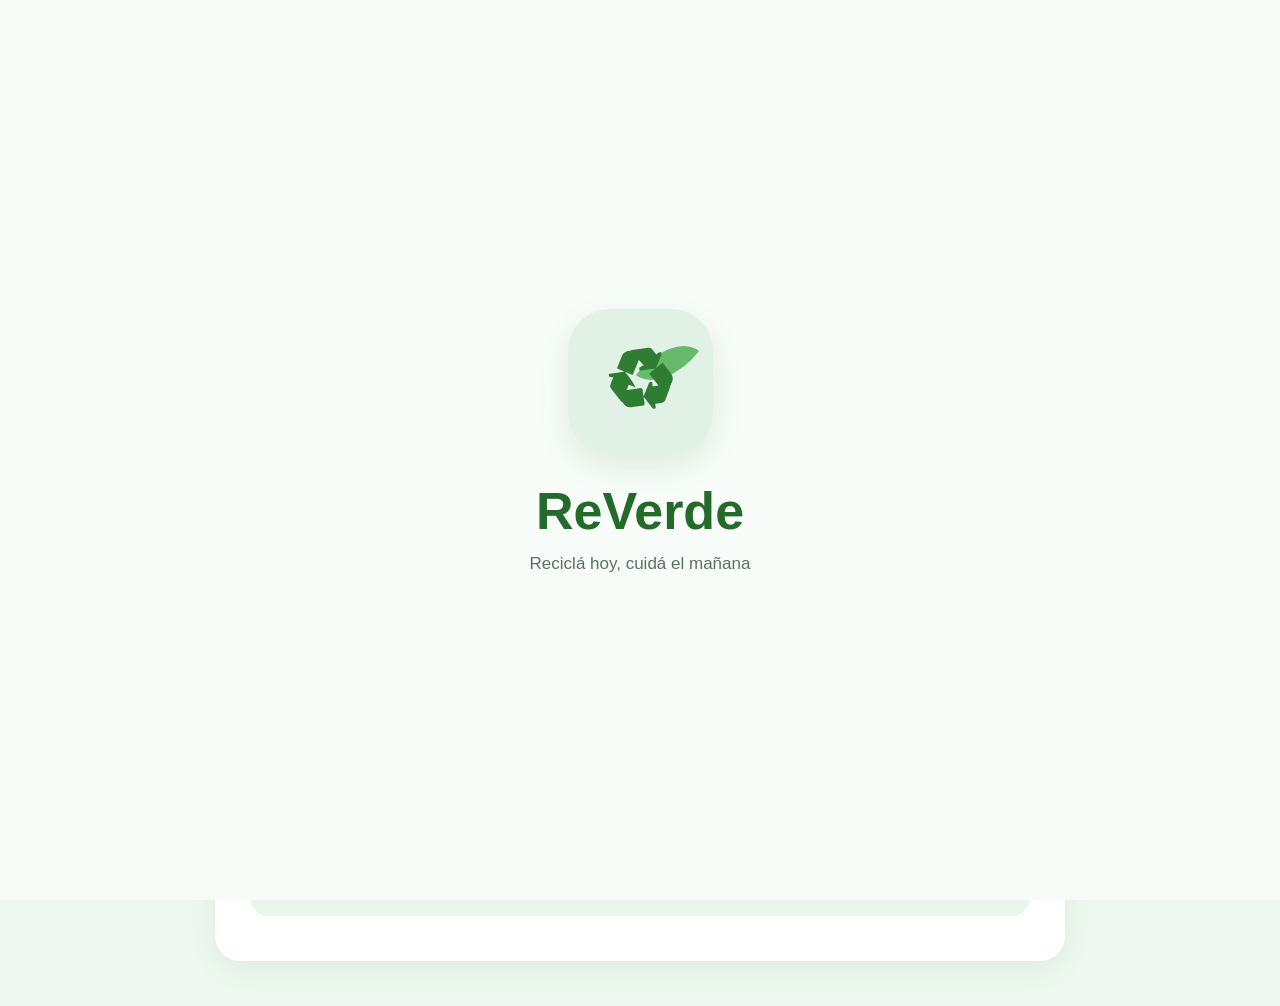
<file: index.html>
<!DOCTYPE html>
<html lang="es">

<head>
    <meta charset="UTF-8">
    <meta name="viewport" content="width=device-width, initial-scale=1.0">

    <title>ReVerde</title>

    <link rel="stylesheet" href="estilo.css">
</head>

<body>

    <!-- PANTALLA DE INICIO -->

    <div id="pantalla-inicio">

        <div class="logo-reverde">

            <div class="simbolo-reciclaje">♻</div>
            <div class="hoja-logo"></div>

        </div>

        <h1>ReVerde</h1>

        <p>Reciclá hoy, cuidá el mañana</p>

    </div>


    <!-- MENÚ -->

    <nav>

        <a href="index.html">🏠 <span>Inicio</span></a>

        <a href="reciclaje.html">♻️ <span>Reciclar</span></a>

        <a href="puntos.html">📍 <span>Puntos</span></a>

    </nav>


    <!-- CONTENIDO PRINCIPAL -->

    <main class="bienvenida">

        <div class="encabezado-principal">

            <div class="mini-logo">♻</div>

            <h1>ReVerde</h1>

            <p class="subtitulo">
                Reciclá hoy, cuidá el mañana 🌱
            </p>

        </div>


        <p class="descripcion">

            Encontrá lugares donde llevar tus materiales reciclables
            y contribuí a cuidar el ambiente de nuestra ciudad.

        </p>


        <!-- OPCIÓN PRINCIPAL -->

<div class="menu-app">

    <a href="reciclaje.html" class="boton boton-principal">

        <span class="icono-boton">♻️</span>

        <span>
            <strong>¿Qué querés reciclar?</strong>
            <small>Elegí un material y encontrá dónde llevarlo</small>
        </span>

    </a>

</div>


        <!-- COMO FUNCIONA -->

        <section class="como-funciona">

            <h2>¿Cómo funciona?</h2>

            <div class="pasos">

                <div class="paso">

                    <div class="numero-paso">1</div>

                    <div>
                        <h3>Separá</h3>

                        <p>
                            Separá los materiales reciclables
                            de los residuos comunes.
                        </p>
                    </div>

                </div>


                <div class="paso">

                    <div class="numero-paso">2</div>

                    <div>
                        <h3>Elegí</h3>

                        <p>
                            Seleccioná el material que querés reciclar.
                        </p>
                    </div>

                </div>


                <div class="paso">

                    <div class="numero-paso">3</div>

                    <div>
                        <h3>Encontrá</h3>

                        <p>
                            Consultá dónde podés llevarlo en Luque.
                        </p>
                    </div>

                </div>

            </div>

        </section>


        <!-- MENSAJE FINAL -->

        <section class="mensaje-ambiental">

            <div class="mensaje-icono">🌱</div>

            <div>

                <h2>Un pequeño cambio</h2>

                <p>
                    Separar y reciclar nuestros residuos
                    ayuda a construir una ciudad más limpia.
                </p>

            </div>

        </section>

    </main>


    <!-- PANTALLA DE INICIO -->

    <script>

        setTimeout(function () {

            document.getElementById("pantalla-inicio").style.display = "none";

        }, 2500);

    </script>

</body>

</html>
</file>
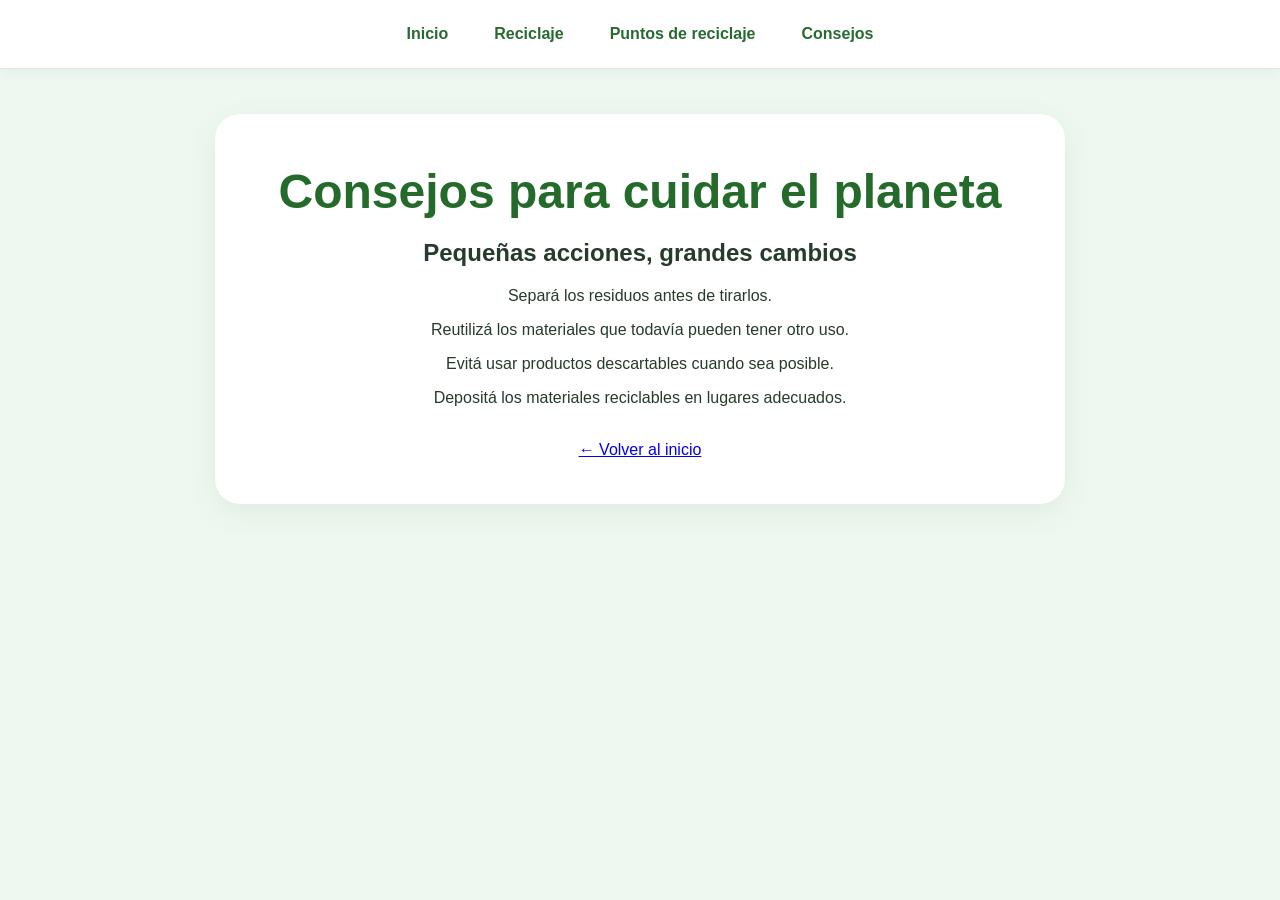
<file: consejos.html>
<!DOCTYPE html>
<html lang="es">

<head>
    <meta charset="UTF-8">
    <meta name="viewport" content="width=device-width, initial-scale=1.0">
    <title>Consejos - ReVerde</title>
    <link rel="stylesheet" href="estilo.css">
</head>

<body>

    <nav>
        <a href="index.html">Inicio</a>
        <a href="reciclaje.html">Reciclaje</a>
        <a href="puntos.html">Puntos de reciclaje</a>
        <a href="consejos.html">Consejos</a>
    </nav>

    <section class="bienvenida">
        <h1>Consejos para cuidar el planeta</h1>

        <h2>Pequeñas acciones, grandes cambios</h2>

        <p>
            Separá los residuos antes de tirarlos.
        </p>

        <p>
            Reutilizá los materiales que todavía pueden tener otro uso.
        </p>

        <p>
            Evitá usar productos descartables cuando sea posible.
        </p>

        <p>
            Depositá los materiales reciclables en lugares adecuados.
        </p>

        <br>

        <a href="index.html">← Volver al inicio</a>
    </section>

</body>
</html>
</file>
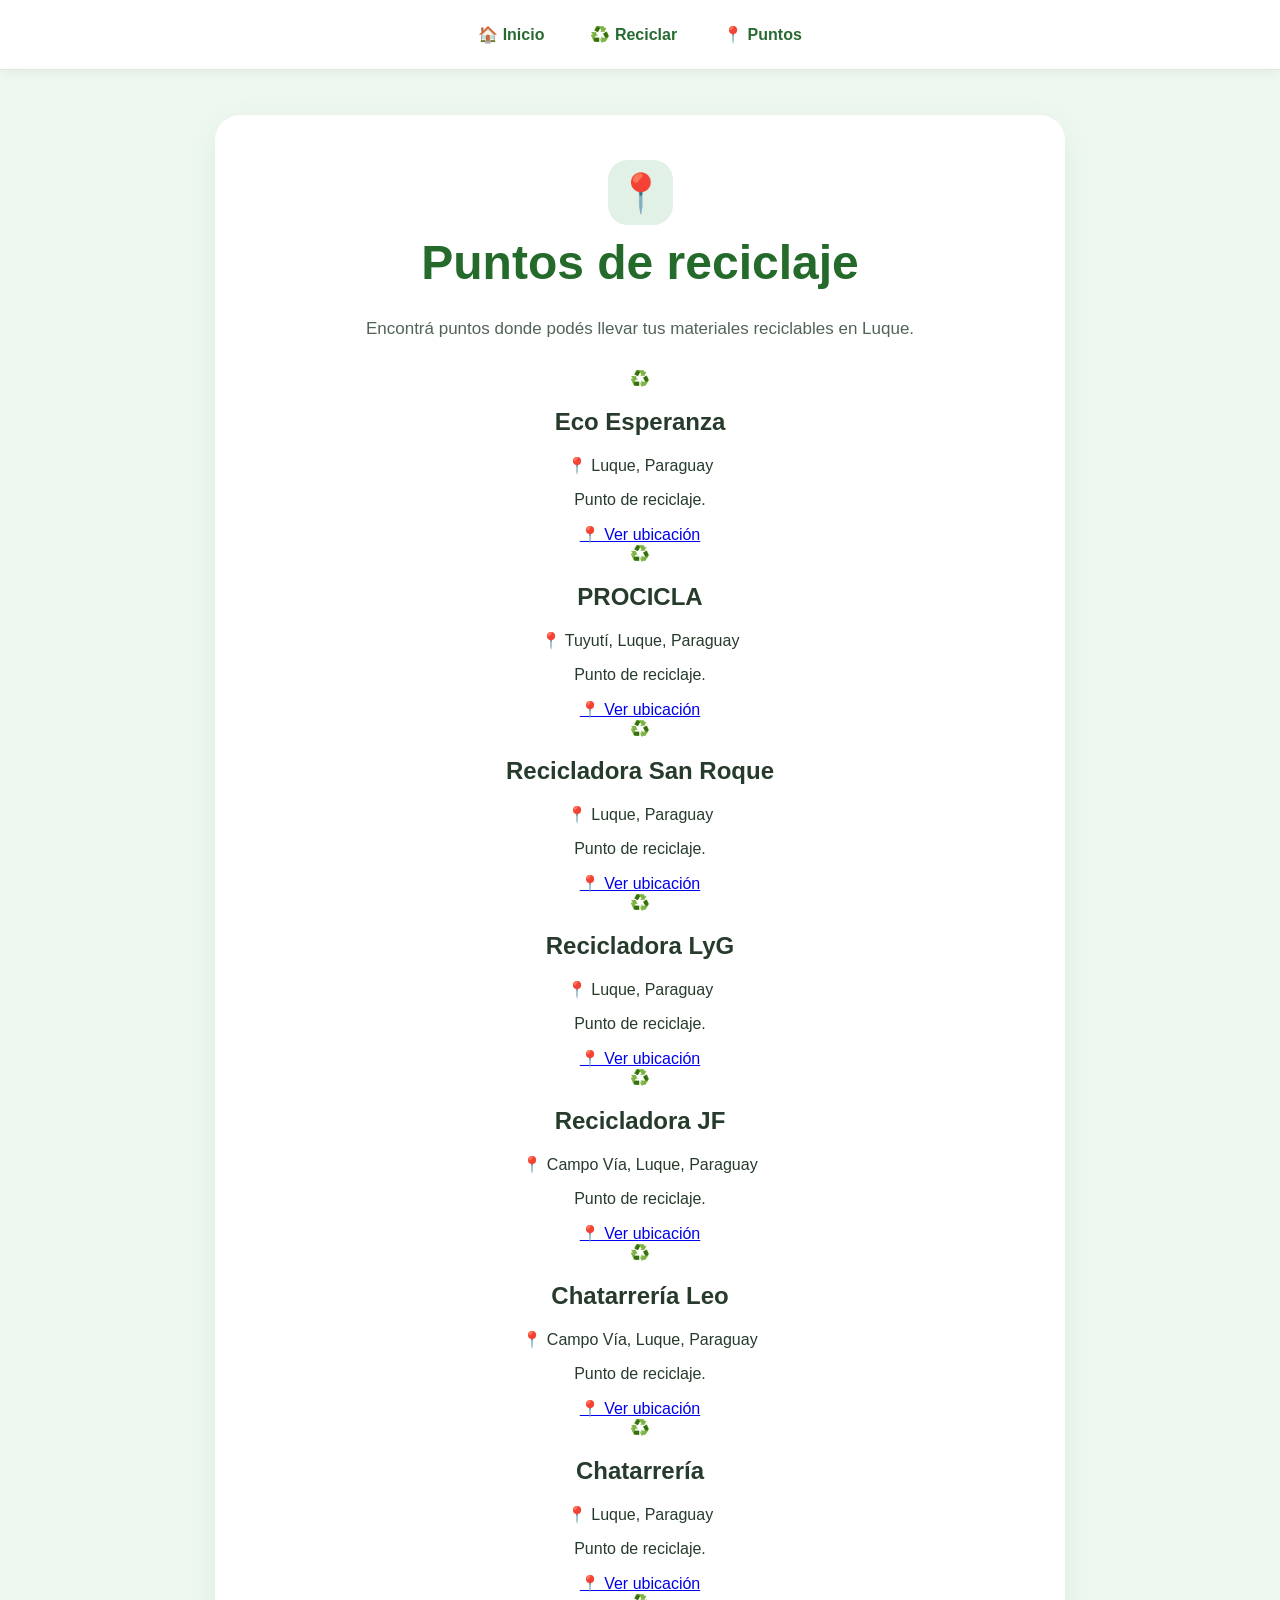
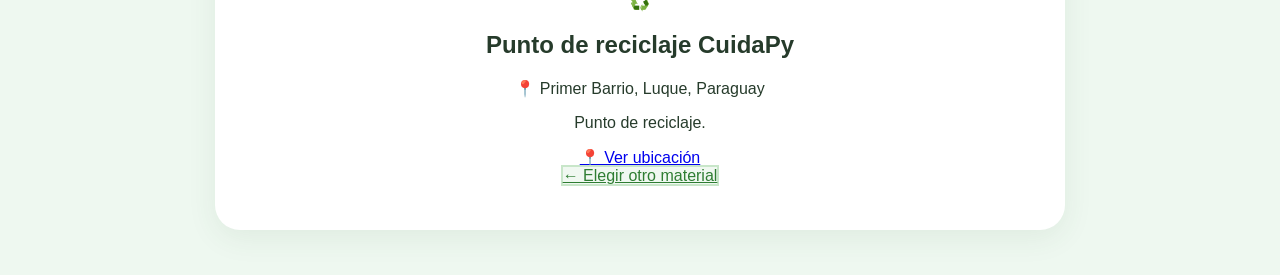
<file: puntos.html>
<!DOCTYPE html>
<html lang="es">

<head>

    <meta charset="UTF-8">
    <meta name="viewport" content="width=device-width, initial-scale=1.0">

    <title>Puntos de reciclaje - ReVerde</title>

    <link rel="stylesheet" href="estilo.css">

</head>

<body>

    <!-- MENÚ -->

    <nav>

        <a href="index.html">
            🏠 <span>Inicio</span>
        </a>

        <a href="reciclaje.html">
            ♻️ <span>Reciclar</span>
        </a>

        <a href="puntos.html">
            📍 <span>Puntos</span>
        </a>

    </nav>


    <!-- CONTENIDO -->

    <main class="bienvenida">

        <div class="mini-logo">📍</div>

        <h1 id="titulo-material">
            Puntos de reciclaje
        </h1>

        <p class="descripcion" id="descripcion-material">
            Encontrá puntos donde podés llevar tus materiales reciclables en Luque.
        </p>


        <!-- LISTA DE PUNTOS -->

        <div class="puntos-lista">


            <!-- ECO ESPERANZA -->

            <div class="punto-reciclaje">

                <div class="icono-punto">
                    ♻️
                </div>

                <div class="info-punto">

                    <h2>Eco Esperanza</h2>

                    <p>
                        📍 Luque, Paraguay
                    </p>

                    <p class="materiales-punto">
                        Punto de reciclaje.
                    </p>

                    <a
                        href="https://www.google.com/maps/search/?api=1&query=Eco+Esperanza+Luque+Paraguay"
                        target="_blank"
                        class="boton-ubicacion">
                        📍 Ver ubicación
                    </a>

                </div>

            </div>


            <!-- PROCICLA -->

            <div class="punto-reciclaje">

                <div class="icono-punto">
                    ♻️
                </div>

                <div class="info-punto">

                    <h2>PROCICLA</h2>

                    <p>
                        📍 Tuyutí, Luque, Paraguay
                    </p>

                    <p class="materiales-punto">
                        Punto de reciclaje.
                    </p>

                    <a
                        href="https://www.google.com/maps/search/?api=1&query=PROCICLA+Tuyuti+Luque+Paraguay"
                        target="_blank"
                        class="boton-ubicacion">
                        📍 Ver ubicación
                    </a>

                </div>

            </div>


            <!-- RECICLADORA SAN ROQUE -->

            <div class="punto-reciclaje">

                <div class="icono-punto">
                    ♻️
                </div>

                <div class="info-punto">

                    <h2>Recicladora San Roque</h2>

                    <p>
                        📍 Luque, Paraguay
                    </p>

                    <p class="materiales-punto">
                        Punto de reciclaje.
                    </p>

                    <a
                        href="https://www.google.com/maps/search/?api=1&query=Recicladora+San+Roque+Luque+Paraguay"
                        target="_blank"
                        class="boton-ubicacion">
                        📍 Ver ubicación
                    </a>

                </div>

            </div>


            <!-- RECICLADORA LYG -->

            <div class="punto-reciclaje">

                <div class="icono-punto">
                    ♻️
                </div>

                <div class="info-punto">

                    <h2>Recicladora LyG</h2>

                    <p>
                        📍 Luque, Paraguay
                    </p>

                    <p class="materiales-punto">
                        Punto de reciclaje.
                    </p>

                    <a
                        href="https://www.google.com/maps/search/?api=1&query=Recicladora+LyG+Luque+Paraguay"
                        target="_blank"
                        class="boton-ubicacion">
                        📍 Ver ubicación
                    </a>

                </div>

            </div>


            <!-- RECICLADORA JF -->

            <div class="punto-reciclaje">

                <div class="icono-punto">
                    ♻️
                </div>

                <div class="info-punto">

                    <h2>Recicladora JF</h2>

                    <p>
                        📍 Campo Vía, Luque, Paraguay
                    </p>

                    <p class="materiales-punto">
                        Punto de reciclaje.
                    </p>

                    <a
                        href="https://www.google.com/maps/search/?api=1&query=Recicladora+JF+Campo+Via+Luque+Paraguay"
                        target="_blank"
                        class="boton-ubicacion">
                        📍 Ver ubicación
                    </a>

                </div>

            </div>


            <!-- CHATARRERIA LEO -->

            <div class="punto-reciclaje">

                <div class="icono-punto">
                    ♻️
                </div>

                <div class="info-punto">

                    <h2>Chatarrería Leo</h2>

                    <p>
                        📍 Campo Vía, Luque, Paraguay
                    </p>

                    <p class="materiales-punto">
                        Punto de reciclaje.
                    </p>

                    <a
                        href="https://www.google.com/maps/search/?api=1&query=Chatarreria+Leo+Campo+Via+Luque+Paraguay"
                        target="_blank"
                        class="boton-ubicacion">
                        📍 Ver ubicación
                    </a>

                </div>

            </div>


            <!-- CHATARRERÍA -->

            <div class="punto-reciclaje">

                <div class="icono-punto">
                    ♻️
                </div>

                <div class="info-punto">

                    <h2>Chatarrería</h2>

                    <p>
                        📍 Luque, Paraguay
                    </p>

                    <p class="materiales-punto">
                        Punto de reciclaje.
                    </p>

                    <a
                        href="https://www.google.com/maps/search/?api=1&query=Chatarreria+Luque+Paraguay"
                        target="_blank"
                        class="boton-ubicacion">
                        📍 Ver ubicación
                    </a>

                </div>

            </div>


            <!-- CUIDAPY -->

            <div class="punto-reciclaje">

                <div class="icono-punto">
                    ♻️
                </div>

                <div class="info-punto">

                    <h2>Punto de reciclaje CuidaPy</h2>

                    <p>
                        📍 Primer Barrio, Luque, Paraguay
                    </p>

                    <p class="materiales-punto">
                        Punto de reciclaje.
                    </p>

                    <a
                        href="https://www.google.com/maps/search/?api=1&query=CuidaPy+Primer+Barrio+Luque+Paraguay"
                        target="_blank"
                        class="boton-ubicacion">
                        📍 Ver ubicación
                    </a>

                </div>

            </div>


        </div>


        <!-- VOLVER -->

        <a href="reciclaje.html" class="boton boton-secundario volver">
            ← Elegir otro material
        </a>

    </main>


    <!-- CAMBIAR TÍTULO SEGÚN MATERIAL -->

    <script>

        const parametros = new URLSearchParams(window.location.search);

        const material = parametros.get("material");

        const titulo = document.getElementById("titulo-material");

        const descripcion = document.getElementById("descripcion-material");


        if (material === "plastico") {

            titulo.textContent = "Puntos para reciclar Plástico";

            descripcion.textContent =
                "Encontrá dónde llevar tus materiales de plástico en Luque.";

        }

        else if (material === "vidrio") {

            titulo.textContent = "Puntos para reciclar Vidrio";

            descripcion.textContent =
                "Encontrá dónde llevar tus materiales de vidrio en Luque.";

        }

        else if (material === "carton") {

            titulo.textContent = "Puntos para reciclar Cartón";

            descripcion.textContent =
                "Encontrá dónde llevar tus materiales de cartón en Luque.";

        }

        else if (material === "metal") {

            titulo.textContent = "Puntos para reciclar Metal";

            descripcion.textContent =
                "Encontrá dónde llevar tus materiales de metal en Luque.";

        }

    </script>


</body>

</html>
</file>
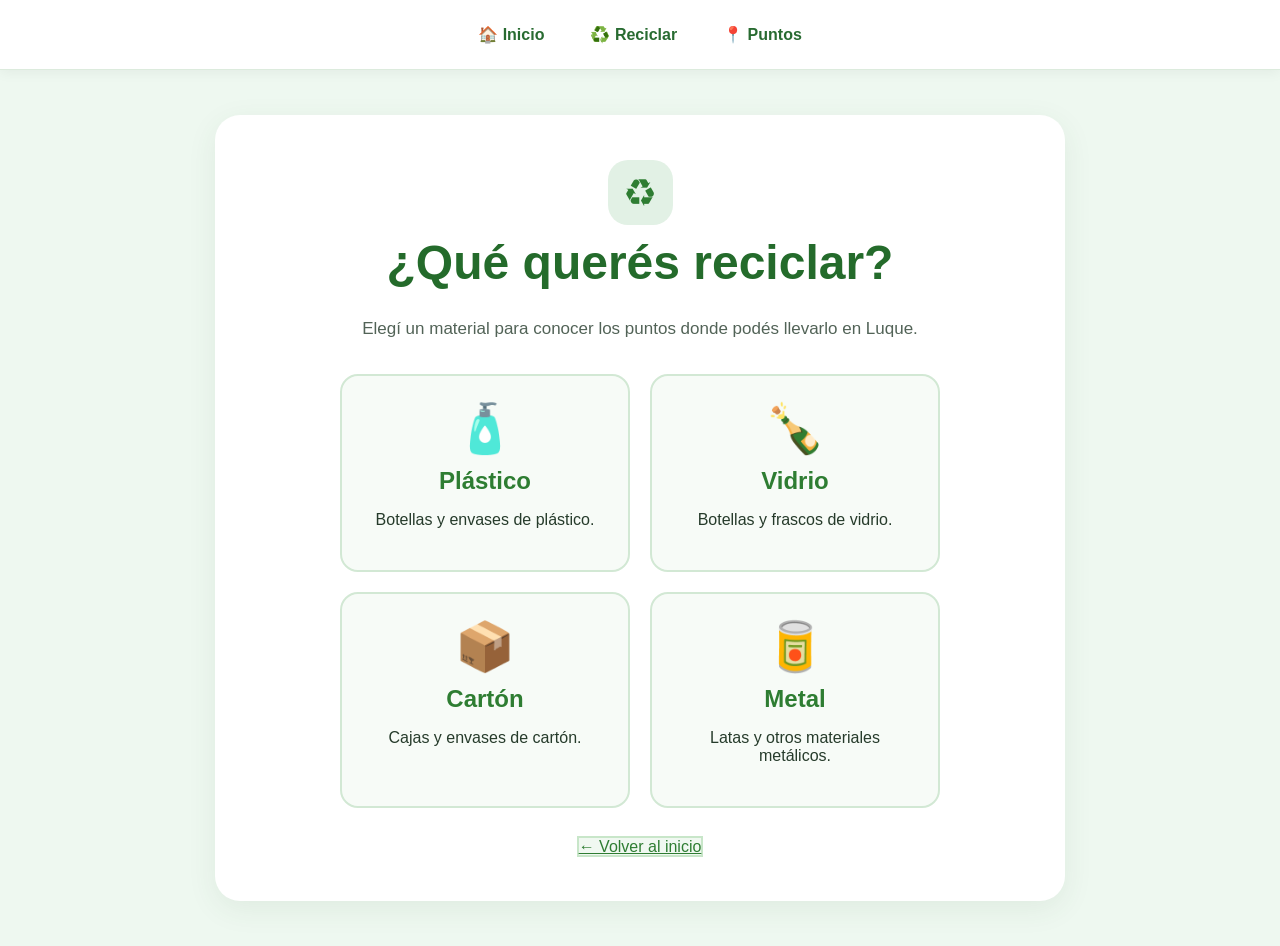
<file: reciclaje.html>
<!DOCTYPE html>
<html lang="es">

<head>

    <meta charset="UTF-8">
    <meta name="viewport" content="width=device-width, initial-scale=1.0">

    <title>Reciclar - ReVerde</title>

    <link rel="stylesheet" href="estilo.css">

</head>

<body>

    <!-- MENÚ -->

    <nav>

        <a href="index.html">🏠 <span>Inicio</span></a>

        <a href="reciclaje.html">♻️ <span>Reciclar</span></a>

        <a href="puntos.html">📍 <span>Puntos</span></a>

    </nav>


    <!-- CONTENIDO -->

    <main class="bienvenida">

        <div class="mini-logo">♻</div>

        <h1>¿Qué querés reciclar?</h1>

        <p class="descripcion">

            Elegí un material para conocer los puntos
            donde podés llevarlo en Luque.

        </p>


        <!-- TARJETAS DE MATERIALES -->

        <div class="tarjetas-reciclaje">


            <!-- PLÁSTICO -->

            <a href="puntos.html?material=plastico" class="tarjeta-material">

                <div class="icono-material">🧴</div>

                <h2>Plástico</h2>

                <p>
                    Botellas y envases de plástico.
                </p>

            </a>


            <!-- VIDRIO -->

            <a href="puntos.html?material=vidrio" class="tarjeta-material">

                <div class="icono-material">🍾</div>

                <h2>Vidrio</h2>

                <p>
                    Botellas y frascos de vidrio.
                </p>

            </a>


            <!-- CARTÓN -->

            <a href="puntos.html?material=carton" class="tarjeta-material">

                <div class="icono-material">📦</div>

                <h2>Cartón</h2>

                <p>
                    Cajas y envases de cartón.
                </p>

            </a>


            <!-- METAL -->

            <a href="puntos.html?material=metal" class="tarjeta-material">

                <div class="icono-material">🥫</div>

                <h2>Metal</h2>

                <p>
                    Latas y otros materiales metálicos.
                </p>

            </a>


        </div>


        <!-- VOLVER -->

        <a href="index.html" class="boton boton-secundario">

            ← Volver al inicio

        </a>

    </main>

</body>

</html>
</file>
<file: estilo.css>
* {
    box-sizing: border-box;
}

body {
    font-family: Arial, sans-serif;
    background: #eef8f0;
    color: #263b2b;
    text-align: center;
    margin: 0;
    padding: 0;
}

/* PANTALLA DE INICIO */

#pantalla-inicio {
    position: fixed;
    top: 0;
    left: 0;
    width: 100%;
    height: 100vh;
    background: #f7fcf8;
    display: flex;
    flex-direction: column;
    align-items: center;
    justify-content: center;
    z-index: 9999;
    animation: aparecer 0.7s ease;
}

/* LOGO */

.logo-reverde {
    width: 145px;
    height: 145px;
    background: #e2f1e5;
    border-radius: 42px;
    display: flex;
    align-items: center;
    justify-content: center;
    position: relative;
    margin-bottom: 22px;
    box-shadow: 0 12px 30px rgba(46, 125, 50, 0.12);
}

.simbolo-reciclaje {
    font-size: 82px;
    line-height: 1;
    color: #2e7d32;
    font-weight: bold;
    transform: rotate(-8deg);
    z-index: 2;
}

.hoja-logo {
    position: absolute;
    width: 35px;
    height: 58px;
    background: #66bb6a;
    border-radius: 100% 0 100% 0;
    right: 28px;
    top: 25px;
    transform: rotate(38deg);
    z-index: 1;
}

/* TEXTO DE INICIO */

#pantalla-inicio h1 {
    color: #246b2b;
    font-size: 52px;
    margin: 5px 0;
}

#pantalla-inicio p {
    color: #58735d;
    font-size: 17px;
    margin-top: 8px;
}

@keyframes aparecer {
    from {
        opacity: 0;
        transform: scale(0.94);
    }

    to {
        opacity: 1;
        transform: scale(1);
    }
}

/* MENÚ */

nav {
    background: #ffffff;
    padding: 16px;
    display: flex;
    justify-content: center;
    gap: 12px;
    border-bottom: 1px solid #dcebdd;
    box-shadow: 0 3px 12px rgba(0, 0, 0, 0.05);
}

nav a {
    color: #286b31;
    text-decoration: none;
    font-weight: bold;
    padding: 9px 17px;
    border-radius: 20px;
    transition: 0.2s;
}

nav a:hover {
    background: #e8f5e9;
    transform: translateY(-1px);
}

/* CONTENIDO */

.bienvenida {
    max-width: 850px;
    margin: 45px auto;
    padding: 45px 35px;
    background: #ffffff;
    border-radius: 25px;
    box-shadow: 0 8px 30px rgba(47, 95, 54, 0.08);
}

.bienvenida h1 {
    color: #246b2b;
    font-size: 48px;
    margin: 5px 0;
}

.encabezado-principal {
    margin-bottom: 20px;
}

.mini-logo {
    width: 65px;
    height: 65px;
    margin: 0 auto 10px;
    display: flex;
    align-items: center;
    justify-content: center;
    background: #e2f1e5;
    border-radius: 20px;
    color: #2e7d32;
    font-size: 38px;
}

.subtitulo {
    color: #4d7954;
    font-size: 20px;
    margin: 8px 0;
}

.descripcion {
    max-width: 620px;
    margin: 25px auto;
    color: #526357;
    font-size: 17px;
    line-height: 1.7;
}

/* BOTONES */

.menu-app {
    display: flex;
    flex-direction: column;
    gap: 15px;
    max-width: 520px;
    margin: 35px auto 45px;
}

.menu-app .boton {
    display: flex;
    align-items: center;
    gap: 18px;
    text-align: left;
    text-decoration: none;
    padding: 18px 22px;
    border-radius: 16px;
    transition: 0.25s;
}

.boton-principal {
    background: #2e7d32;
    color: white;
}

.boton-secundario {
    background: #f0f8f1;
    color: #2e7d32;
    border: 2px solid #c8e6c9;
}

.menu-app .boton:hover {
    transform: translateY(-3px);
    box-shadow: 0 8px 20px rgba(46, 125, 50, 0.15);
}

.icono-boton {
    font-size: 32px;
    min-width: 42px;
    text-align: center;
}

.menu-app strong {
    display: block;
    font-size: 18px;
    margin-bottom: 4px;
}

.menu-app small {
    display: block;
    font-size: 14px;
    opacity: 0.8;
}

/* COMO FUNCIONA */

.como-funciona {
    margin-top: 20px;
}

.como-funciona h2 {
    color: #2e7d32;
    font-size: 25px;
    margin-bottom: 25px;
}

.pasos {
    display: grid;
    grid-template-columns: repeat(3, 1fr);
    gap: 18px;
}

.paso {
    background: #f7fbf7;
    border: 1px solid #dcebdd;
    border-radius: 17px;
    padding: 22px 17px;
    text-align: center;
}

.numero-paso {
    width: 42px;
    height: 42px;
    margin: 0 auto 12px;
    display: flex;
    align-items: center;
    justify-content: center;
    background: #2e7d32;
    color: white;
    border-radius: 50%;
    font-size: 18px;
    font-weight: bold;
}

.paso h3 {
    color: #2e7d32;
    margin: 8px 0;
}

.paso p {
    color: #59655b;
    font-size: 14px;
    line-height: 1.5;
    margin: 0;
}

/* MENSAJE */

.mensaje-ambiental {
    display: flex;
    align-items: center;
    gap: 18px;
    text-align: left;
    background: #eaf6ec;
    border-radius: 18px;
    padding: 22px;
    margin-top: 35px;
}

.mensaje-icono {
    font-size: 38px;
}

.mensaje-ambiental h2 {
    color: #2e7d32;
    font-size: 20px;
    margin: 0 0 5px;
}

.mensaje-ambiental p {
    color: #526357;
    font-size: 14px;
    line-height: 1.5;
    margin: 0;
}

/* TARJETAS DE RECICLAJE */

.tarjetas-reciclaje {
    display: grid;
    grid-template-columns: repeat(2, 1fr);
    gap: 20px;
    max-width: 600px;
    margin: 30px auto;
}

.tarjeta-material {
    background: #f7fbf7;
    border: 2px solid #d2e8d4;
    border-radius: 18px;
    padding: 25px 20px;
    transition: 0.25s;
    text-decoration: none;
    color: inherit;
    display: block;
}

.tarjeta-material:hover {
    transform: translateY(-5px);
    border-color: #66bb6a;
    box-shadow: 0 8px 20px rgba(46, 125, 50, 0.1);
}

.icono-material {
    font-size: 48px;
    margin-bottom: 10px;
}

.tarjeta-material h2 {
    color: #2e7d32;
    margin: 10px 0;
}

/* CELULAR */

@media (max-width: 650px) {

    nav {
        gap: 3px;
        padding: 12px 5px;
    }

    nav a {
        font-size: 14px;
        padding: 8px 10px;
    }

    .bienvenida {
        margin: 25px 12px;
        padding: 30px 18px;
        border-radius: 20px;
    }

    .bienvenida h1 {
        font-size: 40px;
    }

    .subtitulo {
        font-size: 17px;
    }

    .descripcion {
        font-size: 15px;
    }

    .pasos {
        grid-template-columns: 1fr;
    }

    .mensaje-ambiental {
        text-align: center;
        flex-direction: column;
    }

    .tarjetas-reciclaje {
        grid-template-columns: 1fr;
    }

    #pantalla-inicio h1 {
        font-size: 45px;
    }

    .logo-reverde {
        width: 125px;
        height: 125px;
    }
}
</file>
